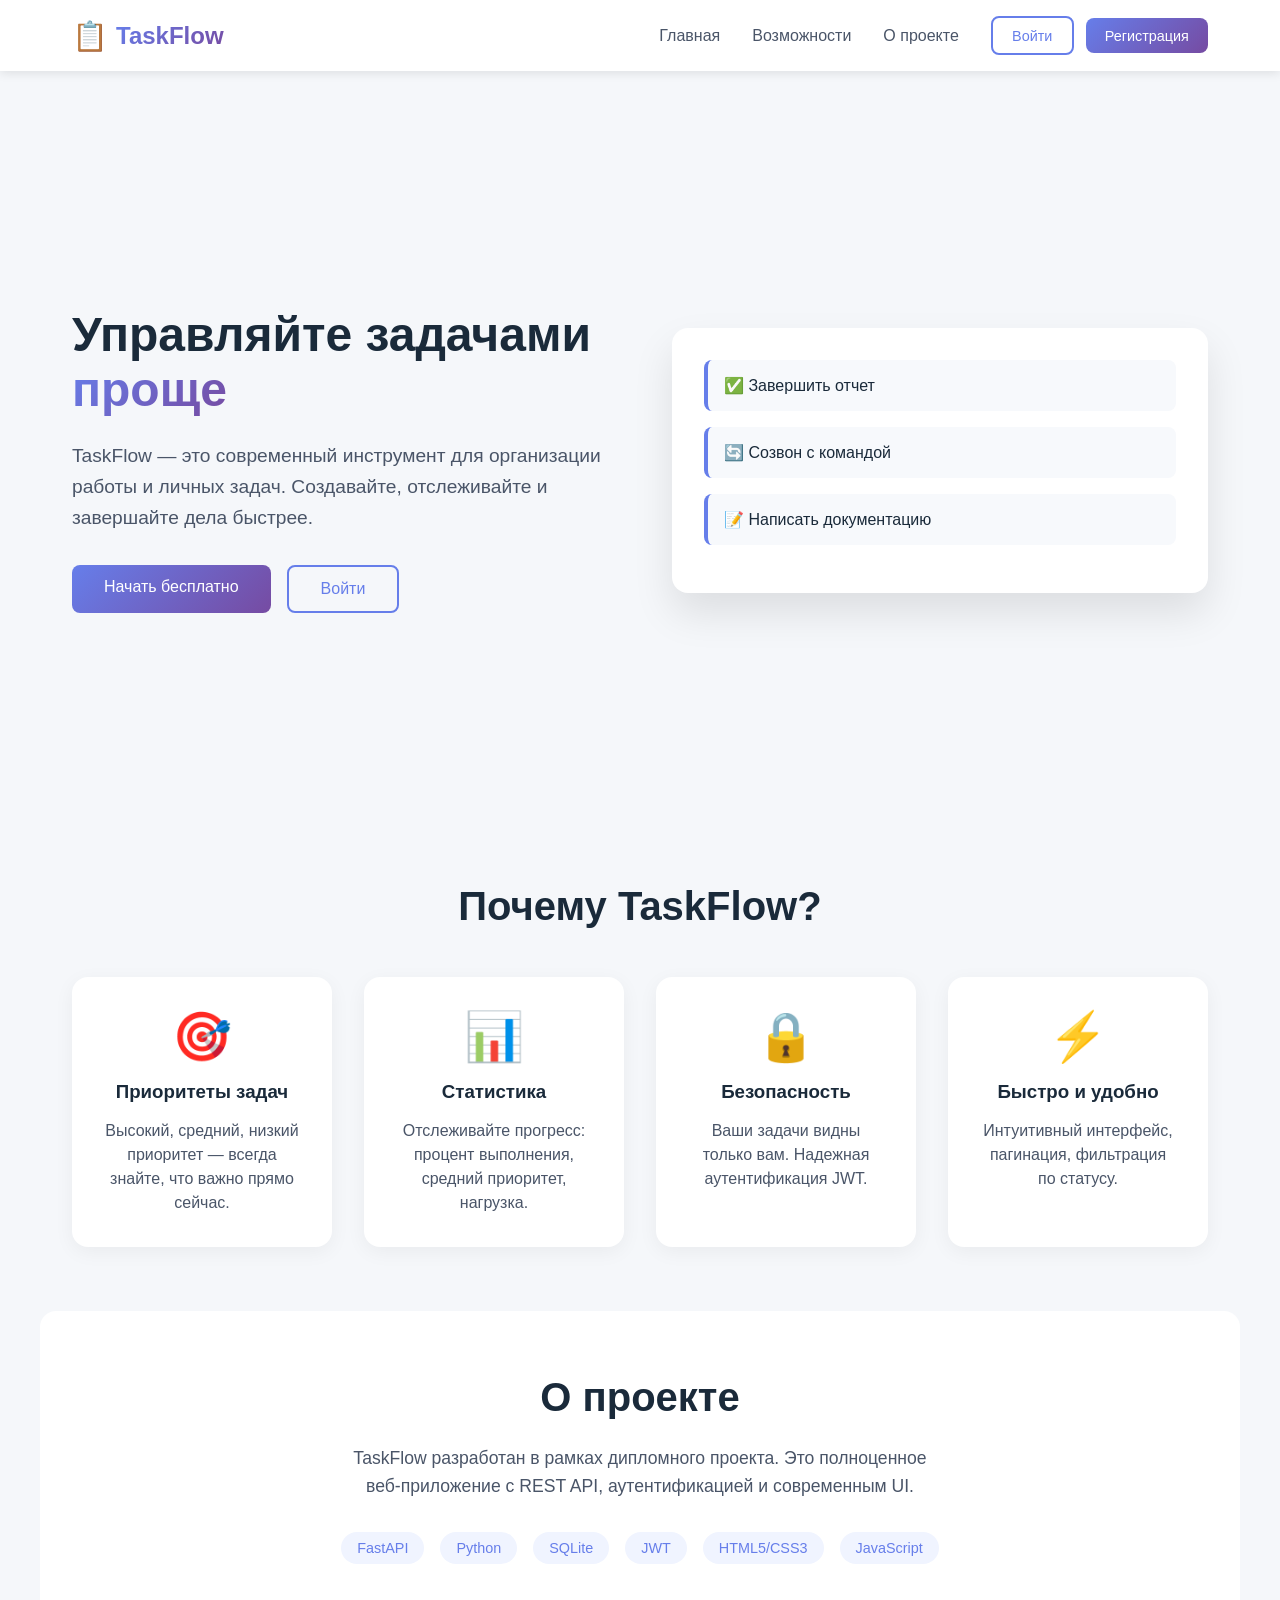
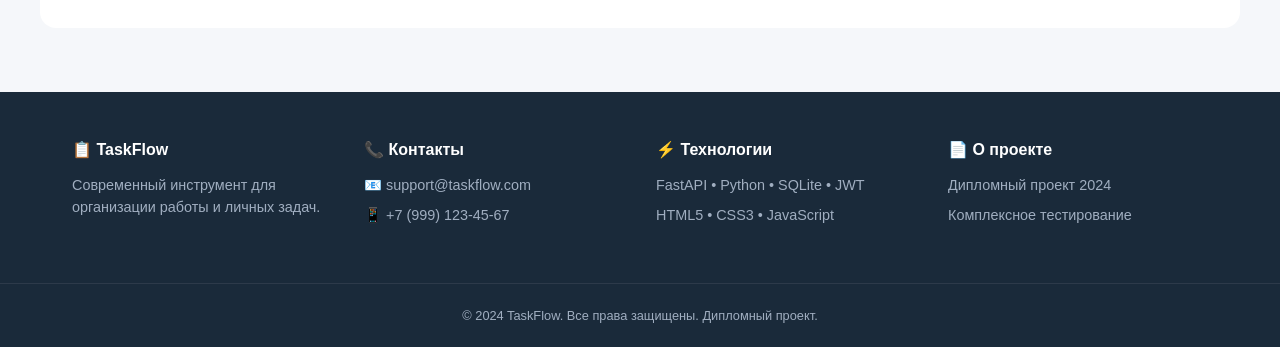
<file: frontend/index.html>
<!DOCTYPE html>
<html lang="ru">
<head>
    <meta charset="UTF-8">
    <meta name="viewport" content="width=device-width, initial-scale=1.0">
    <title>TaskFlow - Управляй задачами эффективно</title>
    <link rel="stylesheet" href="style.css">
</head>
<body>
    <nav class="navbar">
        <div class="nav-container">
            <div class="logo">
                <span class="logo-icon">📋</span>
                <span class="logo-text">TaskFlow</span>
            </div>
            <div class="nav-links">
                <a href="index.html">Главная</a>
                <a href="#features">Возможности</a>
                <a href="#about">О проекте</a>
                <!-- Блок для неавторизованных -->
                <div id="unauth-buttons" class="auth-buttons">
                    <a href="login.html" class="btn-outline">Войти</a>
                    <a href="register.html" class="btn-primary">Регистрация</a>
                </div>
                <!-- Блок для авторизованных -->
                <div id="auth-user-info" class="auth-user-info" style="display: none;">
                    <span class="user-greeting" id="greeting-username"></span>
                    <a href="dashboard.html" class="btn-primary">Мои задачи</a>
                    <button class="btn-outline" onclick="logoutFromIndex()">Выйти</button>
                </div>
            </div>
        </div>
    </nav>

    <main>
        <section class="hero">
            <div class="hero-content">
                <h1>Управляйте задачами <span class="gradient">проще</span></h1>
                <p>TaskFlow — это современный инструмент для организации работы и личных задач. Создавайте, отслеживайте и завершайте дела быстрее.</p>
                <div class="hero-buttons" id="hero-buttons">
                    <a href="register.html" class="btn-primary btn-large">Начать бесплатно</a>
                    <a href="login.html" class="btn-outline btn-large">Войти</a>
                </div>
                <div class="hero-buttons" id="hero-authed-buttons" style="display: none;">
                    <a href="dashboard.html" class="btn-primary btn-large">Перейти к задачам</a>
                </div>
            </div>
            <div class="hero-image">
                <div class="preview-card">
                    <div class="preview-task">✅ Завершить отчет</div>
                    <div class="preview-task">🔄 Созвон с командой</div>
                    <div class="preview-task">📝 Написать документацию</div>
                </div>
            </div>
        </section>

        <section id="features" class="features">
            <h2>Почему TaskFlow?</h2>
            <div class="features-grid">
                <div class="feature-card">
                    <div class="feature-icon">🎯</div>
                    <h3>Приоритеты задач</h3>
                    <p>Высокий, средний, низкий приоритет — всегда знайте, что важно прямо сейчас.</p>
                </div>
                <div class="feature-card">
                    <div class="feature-icon">📊</div>
                    <h3>Статистика</h3>
                    <p>Отслеживайте прогресс: процент выполнения, средний приоритет, нагрузка.</p>
                </div>
                <div class="feature-card">
                    <div class="feature-icon">🔒</div>
                    <h3>Безопасность</h3>
                    <p>Ваши задачи видны только вам. Надежная аутентификация JWT.</p>
                </div>
                <div class="feature-card">
                    <div class="feature-icon">⚡</div>
                    <h3>Быстро и удобно</h3>
                    <p>Интуитивный интерфейс, пагинация, фильтрация по статусу.</p>
                </div>
            </div>
        </section>

        <section id="about" class="about">
            <h2>О проекте</h2>
            <p>TaskFlow разработан в рамках дипломного проекта. Это полноценное веб-приложение с REST API, аутентификацией и современным UI.</p>
            <div class="tech-stack">
                <span class="tech-badge">FastAPI</span>
                <span class="tech-badge">Python</span>
                <span class="tech-badge">SQLite</span>
                <span class="tech-badge">JWT</span>
                <span class="tech-badge">HTML5/CSS3</span>
                <span class="tech-badge">JavaScript</span>
            </div>
        </section>
    </main>

    <footer class="footer">
        <div class="footer-container">
            <div class="footer-section">
                <h4>📋 TaskFlow</h4>
                <p>Современный инструмент для организации работы и личных задач.</p>
            </div>
            <div class="footer-section">
                <h4>📞 Контакты</h4>
                <p>📧 support@taskflow.com</p>
                <p>📱 +7 (999) 123-45-67</p>
            </div>
            <div class="footer-section">
                <h4>⚡ Технологии</h4>
                <p>FastAPI • Python • SQLite • JWT</p>
                <p>HTML5 • CSS3 • JavaScript</p>
            </div>
            <div class="footer-section">
                <h4>📄 О проекте</h4>
                <p>Дипломный проект 2024</p>
                <p>Комплексное тестирование</p>
            </div>
        </div>
        <div class="footer-bottom">
            <p>© 2024 TaskFlow. Все права защищены. Дипломный проект.</p>
        </div>
    </footer>

    <script src="common.js"></script>
    <script>
        document.addEventListener('DOMContentLoaded', updateIndexNavbar);
        function logoutFromIndex() {
            logout();
        }
    </script>
</body>
</html>
</file>
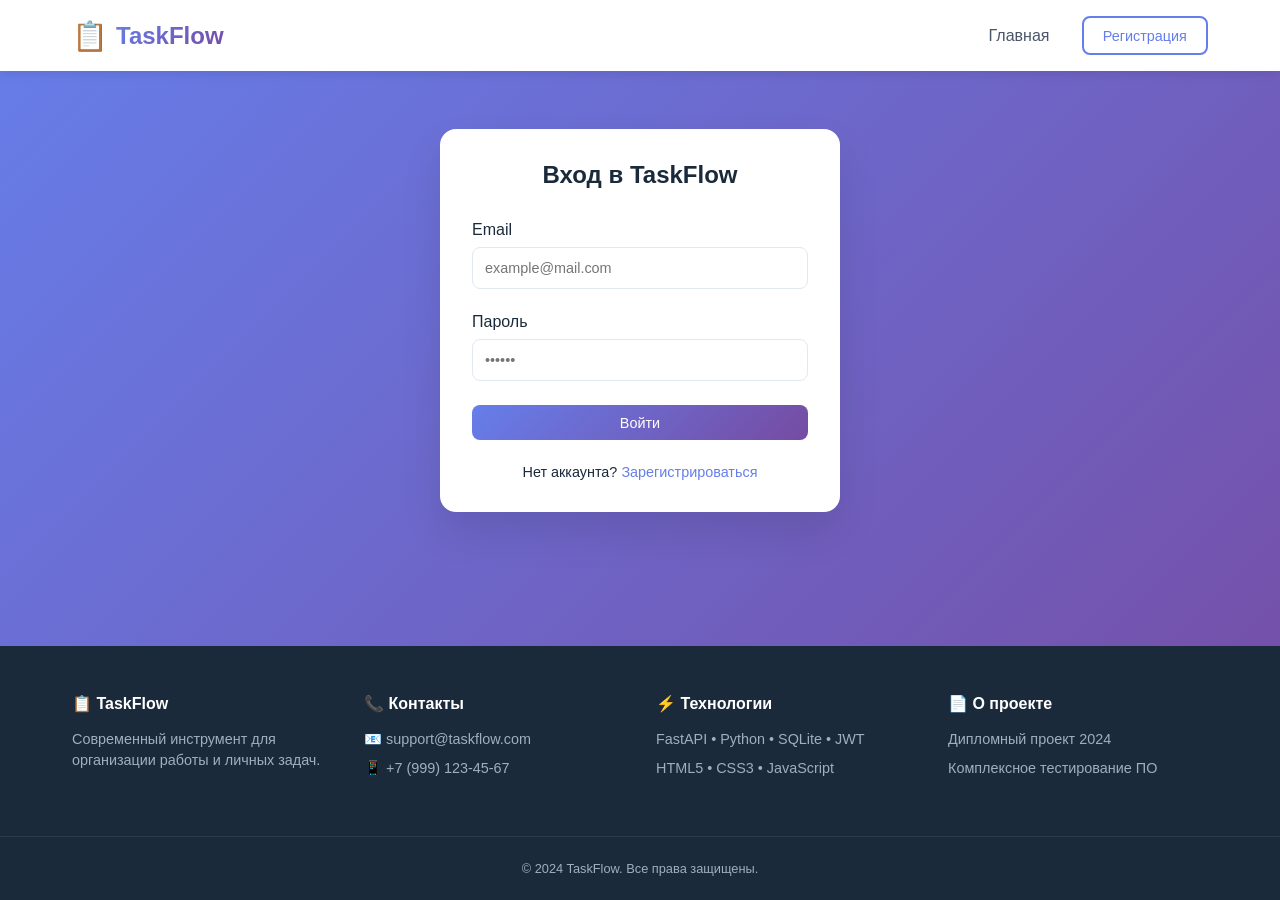
<file: frontend/dashboard.html>
<!DOCTYPE html>
<html lang="ru">
<head>
    <meta charset="UTF-8">
    <meta name="viewport" content="width=device-width, initial-scale=1.0">
    <title>Мои задачи - TaskFlow</title>
    <link rel="stylesheet" href="style.css">
</head>
<body class="dashboard-body">
    <nav class="navbar dashboard-nav">
        <div class="nav-container">
            <div class="logo">
                <span class="logo-icon">📋</span>
                <a href="index.html" class="logo-text">TaskFlow</a>
            </div>
            <div class="nav-links">
                <a href="index.html">Главная</a>
                <a href="#" onclick="showTasks()" id="tasks-tab">Мои задачи</a>
                <a href="#" onclick="showStatistics()" id="stats-tab">Статистика</a>
                <div class="user-menu">
                    <span id="username-display"></span>
                    <button class="btn-outline" onclick="logout()">Выйти</button>
                </div>
            </div>
        </div>
    </nav>

    <div class="dashboard-container">
        <!-- Секция задач -->
        <div id="tasks-section">
            <div class="tasks-header">
                <h2>Мои задачи</h2>
                <button class="btn-primary" onclick="showCreateTaskModal()">➕ Новая задача</button>
            </div>

            <div class="filters">
                <label>Фильтр по статусу:</label>
                <select id="status-filter" onchange="filterTasks()">
                    <option value="all">Все задачи</option>
                    <option value="pending">⏳ Ожидают</option>
                    <option value="in_progress">🔄 В работе</option>
                    <option value="completed">✅ Выполнены</option>
                </select>
            </div>

            <div id="tasks-list" class="tasks-list">
                <div class="loading">Загрузка задач...</div>
            </div>
        </div>

        <!-- Секция статистики -->
        <div id="statistics-section" style="display: none;">
            <h2>Статистика</h2>
            <div class="stats-grid">
                <div class="stat-card">
                    <h3>📊 Всего задач</h3>
                    <div class="stat-value" id="stat-total">0</div>
                </div>
                <div class="stat-card">
                    <h3>✅ Выполнено</h3>
                    <div class="stat-value" id="stat-completed">0</div>
                </div>
                <div class="stat-card">
                    <h3>📈 Прогресс</h3>
                    <div class="stat-value" id="stat-progress">0%</div>
                </div>
                <div class="stat-card">
                    <h3>🎯 Средний приоритет</h3>
                    <div class="stat-value" id="stat-priority">0</div>
                </div>
                <div class="stat-card">
                    <h3>⚡ Workload Score</h3>
                    <div class="stat-value" id="stat-score">0</div>
                </div>
            </div>
            
            <div class="priority-stats">
                <h3>Распределение по приоритетам</h3>
                <div class="priority-bars">
                    <div class="priority-bar low">
                        <span>🟢 Низкий</span>
                        <div class="bar-container">
                            <div class="bar-fill low-fill" id="bar-low"></div>
                        </div>
                        <span id="percent-low">0%</span>
                    </div>
                    <div class="priority-bar medium">
                        <span>🟡 Средний</span>
                        <div class="bar-container">
                            <div class="bar-fill medium-fill" id="bar-medium"></div>
                        </div>
                        <span id="percent-medium">0%</span>
                    </div>
                    <div class="priority-bar high">
                        <span>🔴 Высокий</span>
                        <div class="bar-container">
                            <div class="bar-fill high-fill" id="bar-high"></div>
                        </div>
                        <span id="percent-high">0%</span>
                    </div>
                </div>
            </div>
        </div>
    </div>

    <!-- Модальное окно создания задачи -->
    <div id="create-task-modal" class="modal">
        <div class="modal-content">
            <span class="close" onclick="closeCreateTaskModal()">&times;</span>
            <h2>Создать задачу</h2>
            <form id="create-task-form">
                <div class="form-group">
                    <label>Название *</label>
                    <input type="text" id="task-title" placeholder="Что нужно сделать?" required maxlength="200">
                    <small class="hint">до 200 символов</small>
                </div>
                <div class="form-group">
                    <label>Описание</label>
                    <textarea id="task-desc" placeholder="Подробности (опционально)" rows="3" maxlength="500"></textarea>
                    <small class="hint">до 500 символов</small>
                </div>
                <div class="form-group">
                    <label>Приоритет</label>
                    <select id="task-priority">
                        <option value="1">🟢 Низкий</option>
                        <option value="2" selected>🟡 Средний</option>
                        <option value="3">🔴 Высокий</option>
                    </select>
                </div>
                <div class="form-group">
                    <label>Срок выполнения</label>
                    <input type="datetime-local" id="task-due-date">
                    <small class="hint">опционально</small>
                </div>
                <div id="task-error" class="error-message" style="display: none;"></div>
                <button type="submit" class="btn-primary btn-full">Создать задачу</button>
            </form>
        </div>
    </div>

    <footer class="footer">
        <div class="footer-container">
            <div class="footer-section">
                <h4>📋 TaskFlow</h4>
                <p>Личный менеджер задач. Создавайте, отслеживайте и завершайте дела быстрее.</p>
            </div>
            <div class="footer-section">
                <h4>📞 Контакты</h4>
                <p>📧 support@taskflow.com</p>
                <p>📱 +7 (999) 123-45-67</p>
            </div>
            <div class="footer-section">
                <h4>⚡ Технологии</h4>
                <p>FastAPI • Python • SQLite • JWT</p>
                <p>HTML5 • CSS3 • JavaScript</p>
            </div>
            <div class="footer-section">
                <h4>📄 О проекте</h4>
                <p>Дипломный проект 2024</p>
                <p>Комплексное тестирование</p>
            </div>
        </div>
        <div class="footer-bottom">
            <p>© 2024 TaskFlow. Все права защищены.</p>
        </div>
    </footer>

    <script src="common.js"></script>
    <script src="dashboard.js"></script>
</body>
</html>
</file>
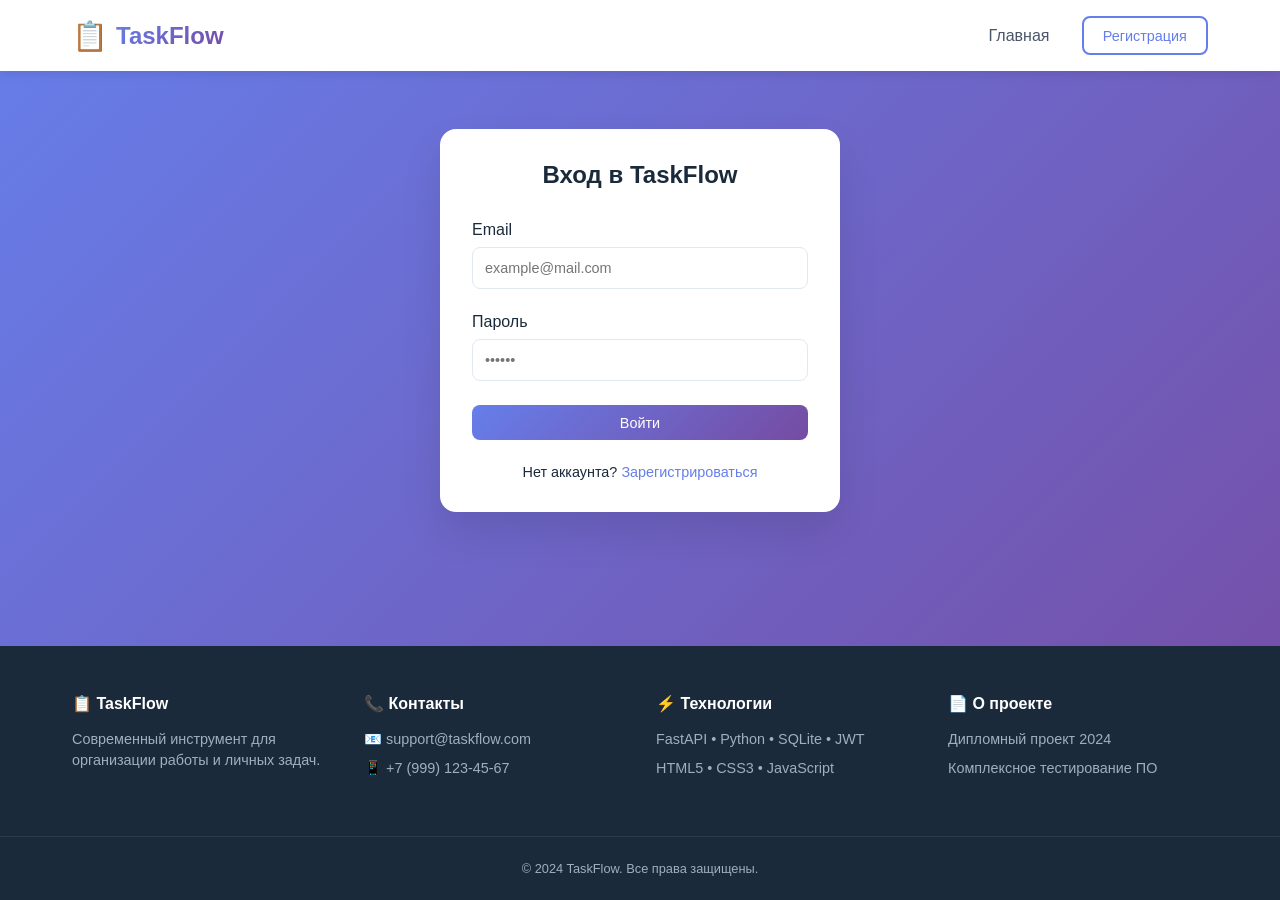
<file: frontend/login.html>
<!DOCTYPE html>
<html lang="ru">
<head>
    <meta charset="UTF-8">
    <meta name="viewport" content="width=device-width, initial-scale=1.0">
    <title>Вход - TaskFlow</title>
    <link rel="stylesheet" href="style.css">
</head>
<body class="auth-page">
    <nav class="navbar">
        <div class="nav-container">
            <div class="logo">
                <span class="logo-icon">📋</span>
                <a href="index.html" class="logo-text">TaskFlow</a>
            </div>
            <div class="nav-links">
                <a href="index.html">Главная</a>
                <a href="register.html" class="btn-outline">Регистрация</a>
            </div>
        </div>
    </nav>

    <div class="auth-container">
        <div class="auth-card">
            <h2>Вход в TaskFlow</h2>
            <form id="login-form">
                <div class="form-group">
                    <label>Email</label>
                    <input type="email" id="login-email" placeholder="example@mail.com" required>
                </div>
                <div class="form-group">
                    <label>Пароль</label>
                    <input type="password" id="login-password" placeholder="••••••" required>
                </div>
                <div id="login-error" class="error-message" style="display: none;"></div>
                <button type="submit" class="btn-primary btn-full">Войти</button>
            </form>
            <p class="auth-footer">
                Нет аккаунта? <a href="register.html">Зарегистрироваться</a>
            </p>
        </div>
    </div>

    <script src="common.js"></script>
    <script src="auth.js"></script>

        <footer class="footer footer-auth">
        <div class="footer-container">
            <div class="footer-section">
                <h4>📋 TaskFlow</h4>
                <p>Современный инструмент для организации работы и личных задач.</p>
            </div>
            <div class="footer-section">
                <h4>📞 Контакты</h4>
                <p>📧 support@taskflow.com</p>
                <p>📱 +7 (999) 123-45-67</p>
            </div>
            <div class="footer-section">
                <h4>⚡ Технологии</h4>
                <p>FastAPI • Python • SQLite • JWT</p>
                <p>HTML5 • CSS3 • JavaScript</p>
            </div>
            <div class="footer-section">
                <h4>📄 О проекте</h4>
                <p>Дипломный проект 2024</p>
                <p>Комплексное тестирование ПО</p>
            </div>
        </div>
        <div class="footer-bottom">
            <p>© 2024 TaskFlow. Все права защищены.</p>
        </div>
    </footer>
</body>
</html>
</file>
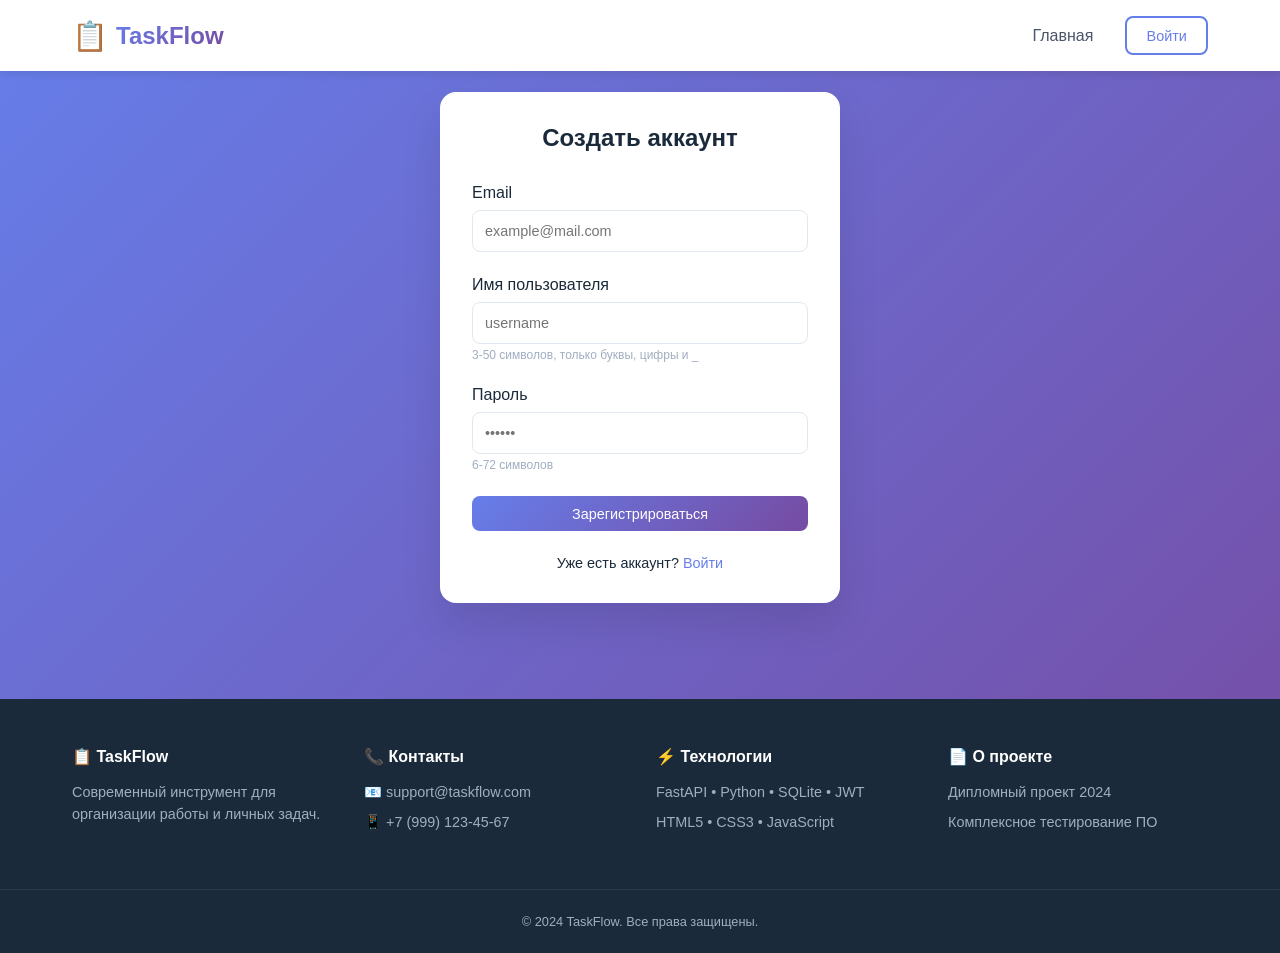
<file: frontend/register.html>
<!DOCTYPE html>
<html lang="ru">
<head>
    <meta charset="UTF-8">
    <meta name="viewport" content="width=device-width, initial-scale=1.0">
    <title>Регистрация - TaskFlow</title>
    <link rel="stylesheet" href="style.css">
</head>
<body class="auth-page">
    <nav class="navbar">
        <div class="nav-container">
            <div class="logo">
                <span class="logo-icon">📋</span>
                <a href="index.html" class="logo-text">TaskFlow</a>
            </div>
            <div class="nav-links">
                <a href="index.html">Главная</a>
                <a href="login.html" class="btn-outline">Войти</a>
            </div>
        </div>
    </nav>

    <div class="auth-container">
        <div class="auth-card">
            <h2>Создать аккаунт</h2>
            <form id="register-form">
                <div class="form-group">
                    <label>Email</label>
                    <input type="email" id="reg-email" placeholder="example@mail.com" required>
                </div>
                <div class="form-group">
                    <label>Имя пользователя</label>
                    <input type="text" id="reg-username" placeholder="username" required minlength="3" maxlength="50">
                    <small class="hint">3-50 символов, только буквы, цифры и _</small>
                </div>
                <div class="form-group">
                    <label>Пароль</label>
                    <input type="password" id="reg-password" placeholder="••••••" required minlength="6" maxlength="72">
                    <small class="hint">6-72 символов</small>
                </div>
                <div id="reg-error" class="error-message" style="display: none;"></div>
                <button type="submit" class="btn-primary btn-full">Зарегистрироваться</button>
            </form>
            <p class="auth-footer">
                Уже есть аккаунт? <a href="login.html">Войти</a>
            </p>
        </div>
    </div>

    <script src="common.js"></script>
    <script src="auth.js"></script>

        <footer class="footer footer-auth">
        <div class="footer-container">
            <div class="footer-section">
                <h4>📋 TaskFlow</h4>
                <p>Современный инструмент для организации работы и личных задач.</p>
            </div>
            <div class="footer-section">
                <h4>📞 Контакты</h4>
                <p>📧 support@taskflow.com</p>
                <p>📱 +7 (999) 123-45-67</p>
            </div>
            <div class="footer-section">
                <h4>⚡ Технологии</h4>
                <p>FastAPI • Python • SQLite • JWT</p>
                <p>HTML5 • CSS3 • JavaScript</p>
            </div>
            <div class="footer-section">
                <h4>📄 О проекте</h4>
                <p>Дипломный проект 2024</p>
                <p>Комплексное тестирование ПО</p>
            </div>
        </div>
        <div class="footer-bottom">
            <p>© 2024 TaskFlow. Все права защищены.</p>
        </div>
    </footer>
</body>
</html>
</file>
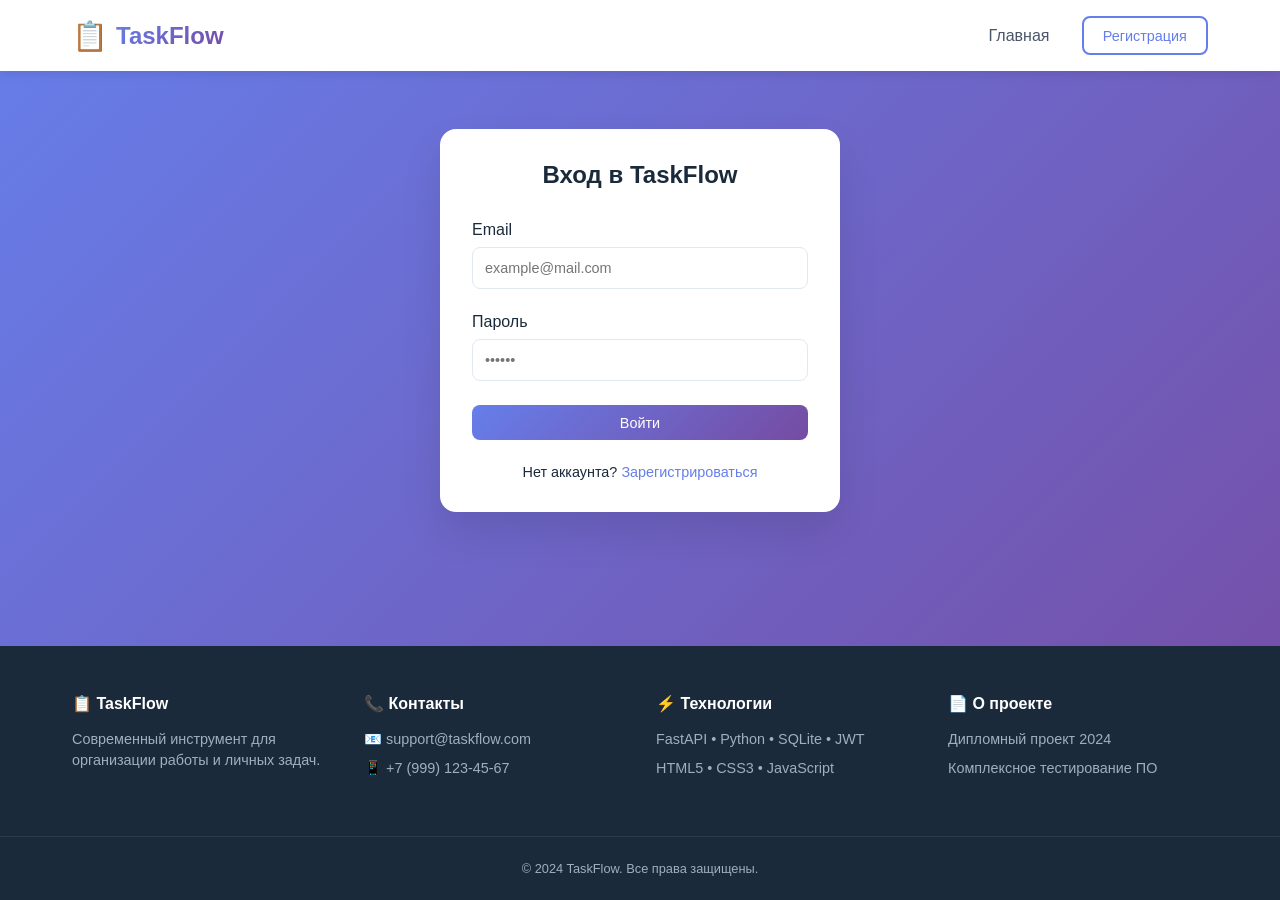
<file: frontend/task-detail.html>
<!DOCTYPE html>
<html lang="ru">
<head>
    <meta charset="UTF-8">
    <meta name="viewport" content="width=device-width, initial-scale=1.0">
    <title>TaskFlow - Детали задачи</title>
    <link rel="stylesheet" href="style.css">
</head>
<body class="dashboard-body">
    <nav class="navbar dashboard-nav">
        <div class="nav-container">
            <div class="logo">
                <span class="logo-icon">📋</span>
                <a href="dashboard.html" class="logo-text">TaskFlow</a>
            </div>
            <div class="nav-links">
                <a href="dashboard.html">Мои задачи</a>
                <a href="#" onclick="showStatistics()">Статистика</a>
                <div class="user-menu">
                    <span id="username-display"></span>
                    <button class="btn-outline" onclick="logout()">Выйти</button>
                </div>
            </div>
        </div>
    </nav>

    <div class="dashboard-container">
        <div class="task-detail-card">
            <div class="task-detail-header">
                <button class="back-btn" onclick="window.location.href='dashboard.html'">← Назад к задачам</button>
                <div class="task-status-badge" id="task-status-badge"></div>
            </div>
            
            <div class="task-detail-content">
                <div class="task-detail-title">
                    <input type="text" id="task-title-detail" class="detail-input title-input">
                </div>
                
                <div class="task-detail-field">
                    <label>📝 Описание</label>
                    <textarea id="task-description-detail" class="detail-textarea" rows="4"></textarea>
                </div>
                
                <div class="task-detail-row">
                    <div class="task-detail-field">
                        <label>🎯 Приоритет</label>
                        <select id="task-priority-detail" class="detail-select">
                            <option value="1">🟢 Низкий</option>
                            <option value="2">🟡 Средний</option>
                            <option value="3">🔴 Высокий</option>
                        </select>
                    </div>
                    
                    <div class="task-detail-field">
                        <label>📅 Статус</label>
                        <select id="task-status-detail" class="detail-select">
                            <option value="pending">⏳ Ожидает</option>
                            <option value="in_progress">🔄 В работе</option>
                            <option value="completed">✅ Выполнена</option>
                        </select>
                    </div>
                </div>
                
                <div class="task-detail-row">
                    <div class="task-detail-field">
                        <label>📆 Срок выполнения</label>
                        <input type="datetime-local" id="task-duedate-detail" class="detail-input">
                    </div>
                    
                    <div class="task-detail-field">
                        <label>📅 Создана</label>
                        <input type="text" id="task-created-detail" class="detail-input" readonly disabled>
                    </div>
                </div>
                
                <div class="task-detail-row">
                    <div class="task-detail-field">
                        <label>🕐 Обновлена</label>
                        <input type="text" id="task-updated-detail" class="detail-input" readonly disabled>
                    </div>
                </div>
                
                <div id="task-detail-error" class="error-message" style="display: none;"></div>
                <div id="task-detail-success" class="success-message" style="display: none;"></div>
                
                <div class="task-detail-actions">
                    <button class="btn-primary" onclick="saveTaskChanges()">💾 Сохранить изменения</button>
                    <button class="btn-danger" onclick="deleteCurrentTask()">🗑 Удалить задачу</button>
                </div>
            </div>
        </div>
    </div>

    <script src="common.js"></script>
    <script src="task-detail.js"></script>
        <!-- Футер -->
    <footer class="footer">
        <div class="footer-container">
            <div class="footer-section">
                <h4>📋 TaskFlow</h4>
                <p>Личный менеджер задач. Создавайте, отслеживайте и завершайте дела быстрее.</p>
            </div>
            <div class="footer-section">
                <h4>📞 Контакты</h4>
                <p>📧 support@taskflow.com</p>
                <p>📱 +7 (999) 123-45-67</p>
            </div>
            <div class="footer-section">
                <h4>⚡ Технологии</h4>
                <p>FastAPI • Python • SQLite • JWT</p>
                <p>HTML5 • CSS3 • JavaScript</p>
            </div>
            <div class="footer-section">
                <h4>📄 О проекте</h4>
                <p>Дипломный проект 2024</p>
                <p>Комплексное тестирование</p>
            </div>
        </div>
        <div class="footer-bottom">
            <p>© 2024 TaskFlow. Все права защищены.</p>
        </div>
    </footer>
</body>
</html>
</file>
<file: frontend/style.css>
* {
    margin: 0;
    padding: 0;
    box-sizing: border-box;
}

body {
    font-family: -apple-system, BlinkMacSystemFont, 'Segoe UI', Roboto, Oxygen, Ubuntu, sans-serif;
    background: #f5f7fa;
    color: #1a2a3a;
}

/* Навигация */
.navbar {
    background: white;
    box-shadow: 0 2px 10px rgba(0,0,0,0.1);
    position: fixed;
    top: 0;
    width: 100%;
    z-index: 1000;
}

.nav-container {
    max-width: 1200px;
    margin: 0 auto;
    padding: 1rem 2rem;
    display: flex;
    justify-content: space-between;
    align-items: center;
}

.logo {
    display: flex;
    align-items: center;
    gap: 0.5rem;
    font-size: 1.5rem;
    font-weight: bold;
}

.logo-icon {
    font-size: 1.8rem;
}

.logo-text {
    background: linear-gradient(135deg, #667eea 0%, #764ba2 100%);
    -webkit-background-clip: text;
    -webkit-text-fill-color: transparent;
    background-clip: text;
    text-decoration: none;
}

.nav-links {
    display: flex;
    align-items: center;
    gap: 2rem;
}

.nav-links a {
    text-decoration: none;
    color: #4a5568;
    transition: color 0.2s;
}

.nav-links a:hover {
    color: #667eea;
}

/* Кнопки */
/* Кнопки */
.btn-primary {
    background: linear-gradient(135deg, #667eea 0%, #764ba2 100%);
    color: white;
    border: none;
    padding: 0.6rem 1.2rem;
    border-radius: 8px;
    cursor: pointer;
    font-size: 0.9rem;
    text-decoration: none;
    display: inline-block;
    transition: transform 0.2s, box-shadow 0.2s;
}

.btn-primary:hover {
    transform: scale(1.05);
}

.btn-outline {
    background: transparent;
    color: #667eea;
    border: 2px solid #667eea;
    padding: 0.6rem 1.2rem;
    border-radius: 8px;
    cursor: pointer;
    font-size: 0.9rem;
    text-decoration: none;
    display: inline-block;
    transition: transform 0.2s;
}

.btn-outline:hover {
    transform: scale(1.05);
}

/* Переопределяем цвет для кнопок-ссылок внутри навбара и вне его */
a.btn-primary,
button.btn-primary {
    color: white;
}

a.btn-outline,
button.btn-outline {
    color: #667eea;
}

/* Для кнопок в навбаре, чтобы цвет не переопределялся */
.nav-links a.btn-primary {
    color: white;
}

.nav-links a.btn-outline {
    color: #667eea;
}

.btn-large {
    padding: 0.8rem 2rem;
    font-size: 1rem;
}

.btn-full {
    width: 100%;
}

/* Блоки для авторизации */
.auth-buttons {
    display: flex;
    gap: 0.75rem;
    align-items: center;
}

.auth-user-info {
    display: flex;
    align-items: center;
    gap: 1rem;
}

.user-greeting {
    color: #4a5568;
    font-weight: 500;
}

.user-menu {
    display: flex;
    align-items: center;
    gap: 1rem;
}

/* Hero секция */
.hero {
    max-width: 1200px;
    margin: 100px auto 0;
    padding: 4rem 2rem;
    display: flex;
    align-items: center;
    gap: 4rem;
    min-height: 80vh;
}

.hero-content {
    flex: 1;
}

.hero-content h1 {
    font-size: 3rem;
    margin-bottom: 1.5rem;
    color: #1a2a3a;
}

.gradient {
    background: linear-gradient(135deg, #667eea 0%, #764ba2 100%);
    -webkit-background-clip: text;
    -webkit-text-fill-color: transparent;
    background-clip: text;
}

.hero-content p {
    font-size: 1.2rem;
    color: #4a5568;
    margin-bottom: 2rem;
    line-height: 1.6;
}

.hero-buttons {
    display: flex;
    gap: 1rem;
    flex-wrap: wrap;
}

.hero-image {
    flex: 1;
}

.preview-card {
    background: white;
    border-radius: 16px;
    padding: 2rem;
    box-shadow: 0 20px 40px rgba(0,0,0,0.1);
}

.preview-task {
    padding: 1rem;
    margin-bottom: 1rem;
    background: #f7f9fc;
    border-radius: 8px;
    border-left: 4px solid #667eea;
    font-size: 1rem;
}

/* Features */
.features {
    max-width: 1200px;
    margin: 0 auto;
    padding: 4rem 2rem;
    text-align: center;
}

.features h2 {
    font-size: 2.5rem;
    margin-bottom: 3rem;
    color: #1a2a3a;
}

.features-grid {
    display: grid;
    grid-template-columns: repeat(auto-fit, minmax(250px, 1fr));
    gap: 2rem;
}

.feature-card {
    background: white;
    padding: 2rem;
    border-radius: 16px;
    box-shadow: 0 5px 20px rgba(0,0,0,0.05);
    transition: transform 0.2s;
}

.feature-card:hover {
    transform: translateY(-5px);
}

.feature-icon {
    font-size: 3rem;
    margin-bottom: 1rem;
}

.feature-card h3 {
    margin-bottom: 1rem;
    color: #1a2a3a;
}

.feature-card p {
    color: #4a5568;
    line-height: 1.5;
}

/* About */
.about {
    max-width: 1200px;
    margin: 0 auto;
    padding: 4rem 2rem;
    text-align: center;
    background: white;
    border-radius: 16px;
}

.about h2 {
    font-size: 2.5rem;
    margin-bottom: 1.5rem;
}

.about p {
    font-size: 1.1rem;
    color: #4a5568;
    max-width: 600px;
    margin: 0 auto 2rem;
    line-height: 1.6;
}

.tech-stack {
    display: flex;
    justify-content: center;
    gap: 1rem;
    flex-wrap: wrap;
}

.tech-badge {
    background: #f0f4ff;
    color: #667eea;
    padding: 0.5rem 1rem;
    border-radius: 20px;
    font-size: 0.9rem;
}

/* Футер */
.footer {
    background: #1a2a3a;
    color: #a0aec0;
    margin-top: 4rem;
}

.footer-container {
    max-width: 1200px;
    margin: 0 auto;
    padding: 3rem 2rem;
    display: grid;
    grid-template-columns: repeat(auto-fit, minmax(200px, 1fr));
    gap: 2rem;
}

.footer-section h4 {
    color: white;
    margin-bottom: 1rem;
    font-size: 1rem;
}

.footer-section p {
    margin: 0.5rem 0;
    font-size: 0.9rem;
    line-height: 1.5;
}

.footer-bottom {
    text-align: center;
    padding: 1.5rem;
    border-top: 1px solid #2d3a4a;
    font-size: 0.8rem;
}

/* Модальные окна */
.modal {
    display: none;
    position: fixed;
    top: 0;
    left: 0;
    width: 100%;
    height: 100%;
    background: rgba(0,0,0,0.5);
    z-index: 2000;
    justify-content: center;
    align-items: center;
}

.modal-content {
    background: white;
    border-radius: 16px;
    padding: 2rem;
    max-width: 500px;
    width: 90%;
    position: relative;
    animation: slideIn 0.3s ease;
}

@keyframes slideIn {
    from {
        transform: translateY(-50px);
        opacity: 0;
    }
    to {
        transform: translateY(0);
        opacity: 1;
    }
}

.close {
    position: absolute;
    top: 1rem;
    right: 1.5rem;
    font-size: 1.5rem;
    cursor: pointer;
    color: #999;
}

.close:hover {
    color: #333;
}

.modal-content h2 {
    margin-bottom: 1.5rem;
    color: #1a2a3a;
}

.modal-footer {
    margin-top: 1.5rem;
    text-align: center;
    font-size: 0.9rem;
}

.modal-footer a {
    color: #667eea;
    text-decoration: none;
}

/* Формы */
.form-group {
    margin-bottom: 1.5rem;
}

.form-group label {
    display: block;
    margin-bottom: 0.5rem;
    font-weight: 500;
    color: #1a2a3a;
}

.form-group input,
.form-group textarea,
.form-group select {
    width: 100%;
    padding: 0.75rem;
    border: 1px solid #e2e8f0;
    border-radius: 8px;
    font-size: 0.9rem;
    font-family: inherit;
    transition: border-color 0.2s;
}

.form-group input:focus,
.form-group textarea:focus,
.form-group select:focus {
    outline: none;
    border-color: #667eea;
}

.hint {
    display: block;
    font-size: 0.75rem;
    color: #a0aec0;
    margin-top: 0.25rem;
}

.error-message {
    background: #fed7d7;
    color: #c53030;
    padding: 0.75rem;
    border-radius: 8px;
    margin-bottom: 1rem;
    font-size: 0.85rem;
}

.success-message {
    background: #c6f6d5;
    color: #276749;
    padding: 0.75rem;
    border-radius: 8px;
    margin-bottom: 1rem;
    font-size: 0.85rem;
}

/* Dashboard */
.dashboard-body {
    background: #f5f7fa;
}

.dashboard-container {
    max-width: 1200px;
    margin: 80px auto 2rem;
    padding: 2rem;
}

.tasks-header {
    display: flex;
    justify-content: space-between;
    align-items: center;
    margin-bottom: 2rem;
    flex-wrap: wrap;
    gap: 1rem;
}

.filters {
    margin-bottom: 2rem;
}

.filters label {
    margin-right: 1rem;
}

.filters select {
    padding: 0.5rem 1rem;
    border-radius: 8px;
    border: 1px solid #e2e8f0;
}

/* Карточки задач */
.tasks-list {
    display: flex;
    flex-direction: column;
    gap: 1rem;
}

.task-item {
    background: white;
    border-radius: 12px;
    padding: 1.25rem;
    margin-bottom: 1rem;
    box-shadow: 0 2px 5px rgba(0,0,0,0.05);
    transition: all 0.2s;
    cursor: pointer;
}

.task-item:hover {
    transform: translateY(-2px);
    box-shadow: 0 8px 20px rgba(0,0,0,0.1);
}

.task-item-header {
    display: flex;
    justify-content: space-between;
    align-items: center;
    margin-bottom: 0.75rem;
    flex-wrap: wrap;
    gap: 0.5rem;
}

.task-title {
    font-size: 1.1rem;
    font-weight: 600;
    color: #1a2a3a;
}

.task-status {
    padding: 0.25rem 0.75rem;
    border-radius: 20px;
    font-size: 0.75rem;
    font-weight: 500;
}

.task-status.pending {
    background: #fef3c7;
    color: #d97706;
}

.task-status.in_progress {
    background: #dbeafe;
    color: #2563eb;
}

.task-status.completed {
    background: #d1fae5;
    color: #059669;
}

.task-description {
    color: #4a5568;
    font-size: 0.9rem;
    margin-bottom: 0.75rem;
    line-height: 1.4;
}

.task-meta {
    display: flex;
    gap: 1rem;
    font-size: 0.8rem;
    color: #718096;
    margin-bottom: 1rem;
    flex-wrap: wrap;
}

.task-actions {
    display: flex;
    gap: 0.5rem;
    justify-content: flex-end;
}

.status-select {
    padding: 0.4rem 0.75rem;
    border: 1px solid #e2e8f0;
    border-radius: 6px;
    font-size: 0.8rem;
    background: white;
    cursor: pointer;
}

.delete-btn-small {
    background: #fc8181;
    color: white;
    border: none;
    padding: 0.4rem 0.75rem;
    border-radius: 6px;
    font-size: 0.8rem;
    cursor: pointer;
    transition: all 0.2s;
}

.delete-btn-small:hover {
    background: #f56565;
}

/* Статистика */
.stats-grid {
    display: grid;
    grid-template-columns: repeat(auto-fit, minmax(200px, 1fr));
    gap: 1.5rem;
    margin-bottom: 2rem;
}

.stat-card {
    background: white;
    padding: 1.5rem;
    border-radius: 12px;
    text-align: center;
    box-shadow: 0 2px 5px rgba(0,0,0,0.05);
}

.stat-card h3 {
    font-size: 0.9rem;
    color: #718096;
    margin-bottom: 0.5rem;
}

.stat-value {
    font-size: 2rem;
    font-weight: bold;
    color: #667eea;
}

.priority-stats {
    background: white;
    padding: 1.5rem;
    border-radius: 12px;
    margin-top: 2rem;
}

.priority-stats h3 {
    margin-bottom: 1rem;
}

.priority-bar {
    display: flex;
    align-items: center;
    gap: 1rem;
    margin-bottom: 1rem;
    flex-wrap: wrap;
}

.priority-bar span:first-child {
    width: 80px;
    font-size: 0.9rem;
}

.bar-container {
    flex: 1;
    height: 30px;
    background: #e2e8f0;
    border-radius: 15px;
    overflow: hidden;
    min-width: 150px;
}

.bar-fill {
    height: 100%;
    width: 0%;
    transition: width 0.5s ease;
    border-radius: 15px;
}

.low-fill {
    background: #48bb78;
}

.medium-fill {
    background: #ed8936;
}

.high-fill {
    background: #fc8181;
}

.priority-bar span:last-child {
    width: 50px;
    text-align: right;
    font-size: 0.85rem;
    color: #4a5568;
}

/* Страницы аутентификации */
.auth-page {
    background: linear-gradient(135deg, #667eea 0%, #764ba2 100%);
    min-height: 100vh;
    display: flex;
    flex-direction: column;
}

.auth-container {
    display: flex;
    justify-content: center;
    align-items: center;
    flex: 1;
    padding: 2rem;
    margin-top: 60px;
}

.auth-card {
    background: white;
    border-radius: 16px;
    padding: 2rem;
    width: 100%;
    max-width: 400px;
    box-shadow: 0 20px 40px rgba(0,0,0,0.1);
}

.auth-card h2 {
    text-align: center;
    margin-bottom: 2rem;
    color: #1a2a3a;
}

.auth-footer {
    text-align: center;
    margin-top: 1.5rem;
    font-size: 0.9rem;
}

.auth-footer a {
    color: #667eea;
    text-decoration: none;
}

.auth-footer a:hover {
    text-decoration: underline;
}

/* Детальная страница задачи */
.task-detail-card {
    background: white;
    border-radius: 16px;
    padding: 2rem;
    max-width: 800px;
    margin: 0 auto;
    box-shadow: 0 10px 30px rgba(0,0,0,0.1);
}

.task-detail-header {
    display: flex;
    justify-content: space-between;
    align-items: center;
    margin-bottom: 2rem;
    flex-wrap: wrap;
    gap: 1rem;
}

.back-btn {
    background: none;
    border: none;
    color: #667eea;
    cursor: pointer;
    font-size: 1rem;
    padding: 0;
}

.back-btn:hover {
    text-decoration: underline;
}

.task-status-badge {
    padding: 0.5rem 1rem;
    border-radius: 20px;
    font-size: 0.9rem;
    font-weight: 500;
}

.task-status-badge.pending {
    background: #fef3c7;
    color: #d97706;
}

.task-status-badge.in_progress {
    background: #dbeafe;
    color: #2563eb;
}

.task-status-badge.completed {
    background: #d1fae5;
    color: #059669;
}

.detail-input,
.detail-textarea,
.detail-select {
    width: 100%;
    padding: 0.75rem;
    border: 1px solid #e2e8f0;
    border-radius: 8px;
    font-size: 1rem;
    font-family: inherit;
}

.title-input {
    font-size: 1.5rem;
    font-weight: bold;
}

.detail-textarea {
    resize: vertical;
}

.task-detail-row {
    display: grid;
    grid-template-columns: 1fr 1fr;
    gap: 1rem;
    margin-bottom: 1rem;
}

.task-detail-field {
    margin-bottom: 1rem;
}

.task-detail-field label {
    display: block;
    margin-bottom: 0.5rem;
    font-weight: 500;
    color: #4a5568;
}

.task-detail-actions {
    display: flex;
    gap: 1rem;
    margin-top: 2rem;
    padding-top: 1rem;
    border-top: 1px solid #e2e8f0;
    flex-wrap: wrap;
}

.btn-danger {
    background: #fc8181;
    color: white;
    border: none;
    padding: 0.75rem 1.5rem;
    border-radius: 8px;
    cursor: pointer;
    transition: all 0.2s;
}

.btn-danger:hover {
    background: #f56565;
}

/* Toast сообщения */
.toast-success,
.toast-error {
    position: fixed;
    bottom: 20px;
    right: 20px;
    padding: 12px 24px;
    border-radius: 8px;
    color: white;
    z-index: 1000;
    animation: slideIn 0.3s ease;
}

.toast-success {
    background: #48bb78;
}

.toast-error {
    background: #fc8181;
}

/* Responsive */
@media (max-width: 768px) {
    .hero {
        flex-direction: column;
        text-align: center;
        margin-top: 80px;
        padding: 2rem;
    }
    
    .hero-buttons {
        justify-content: center;
    }
    
    .nav-container {
        flex-direction: column;
        gap: 1rem;
        padding: 1rem;
    }
    
    .nav-links {
        flex-wrap: wrap;
        justify-content: center;
        gap: 1rem;
    }
    
    .features-grid {
        grid-template-columns: 1fr;
    }
    
    .stats-grid {
        grid-template-columns: 1fr;
    }
    
    .task-detail-row {
        grid-template-columns: 1fr;
    }
    
    .footer-container {
        grid-template-columns: 1fr;
        text-align: center;
    }
    
    .task-item-header {
        flex-direction: column;
        align-items: flex-start;
    }
    
    .priority-bar {
        flex-direction: column;
        align-items: flex-start;
    }
    
    .bar-container {
        width: 100%;
    }
}
</file>
